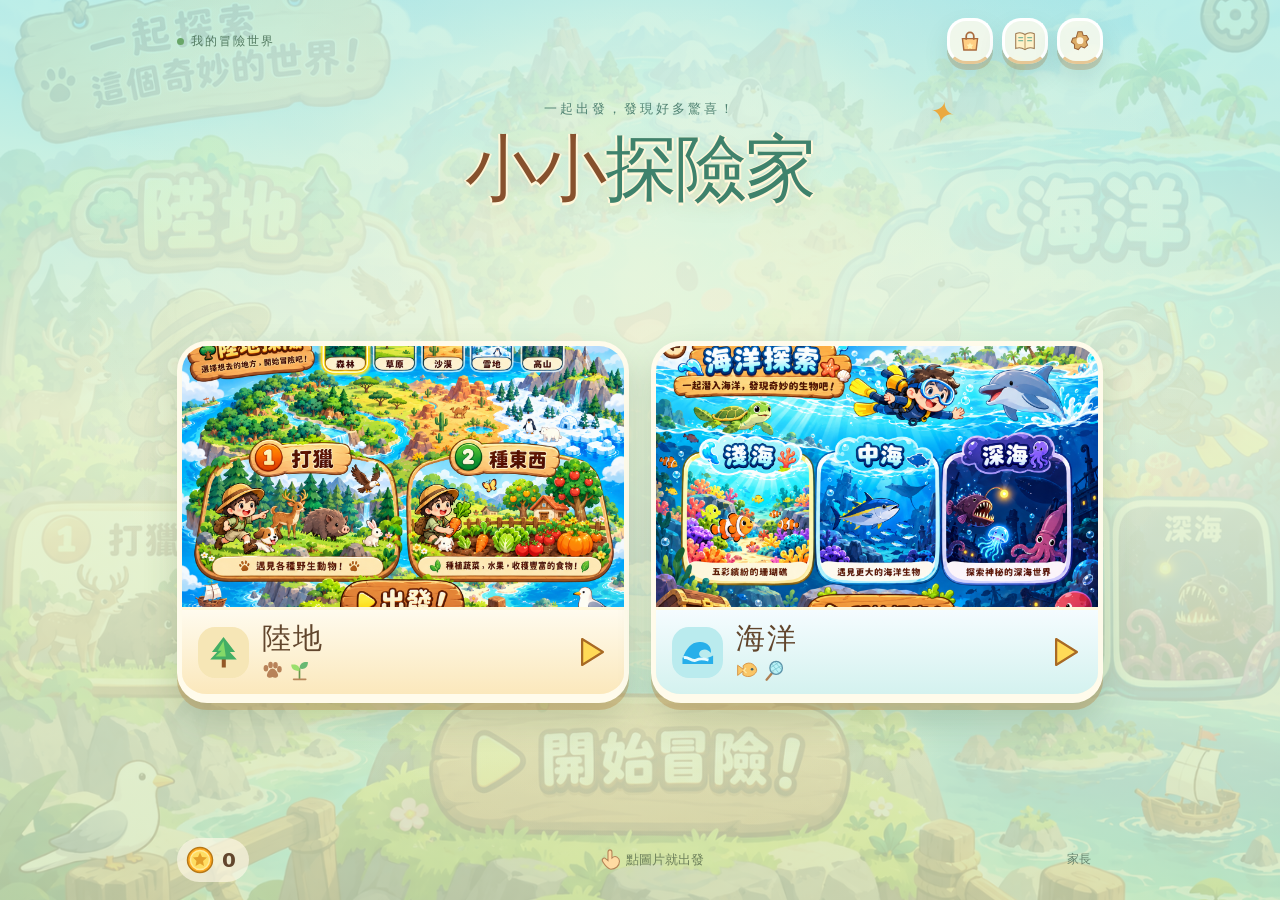
<file: index.html>
<!doctype html>
<html lang="zh-Hant">
<head>
  <meta charset="utf-8">
  <meta name="viewport" content="width=device-width, initial-scale=1">
  <meta http-equiv="refresh" content="0; url=src/">
  <title>可愛 3D 冒險</title>
</head>
<body><a href="src/">開始遊戲</a></body>
</html>
</file>
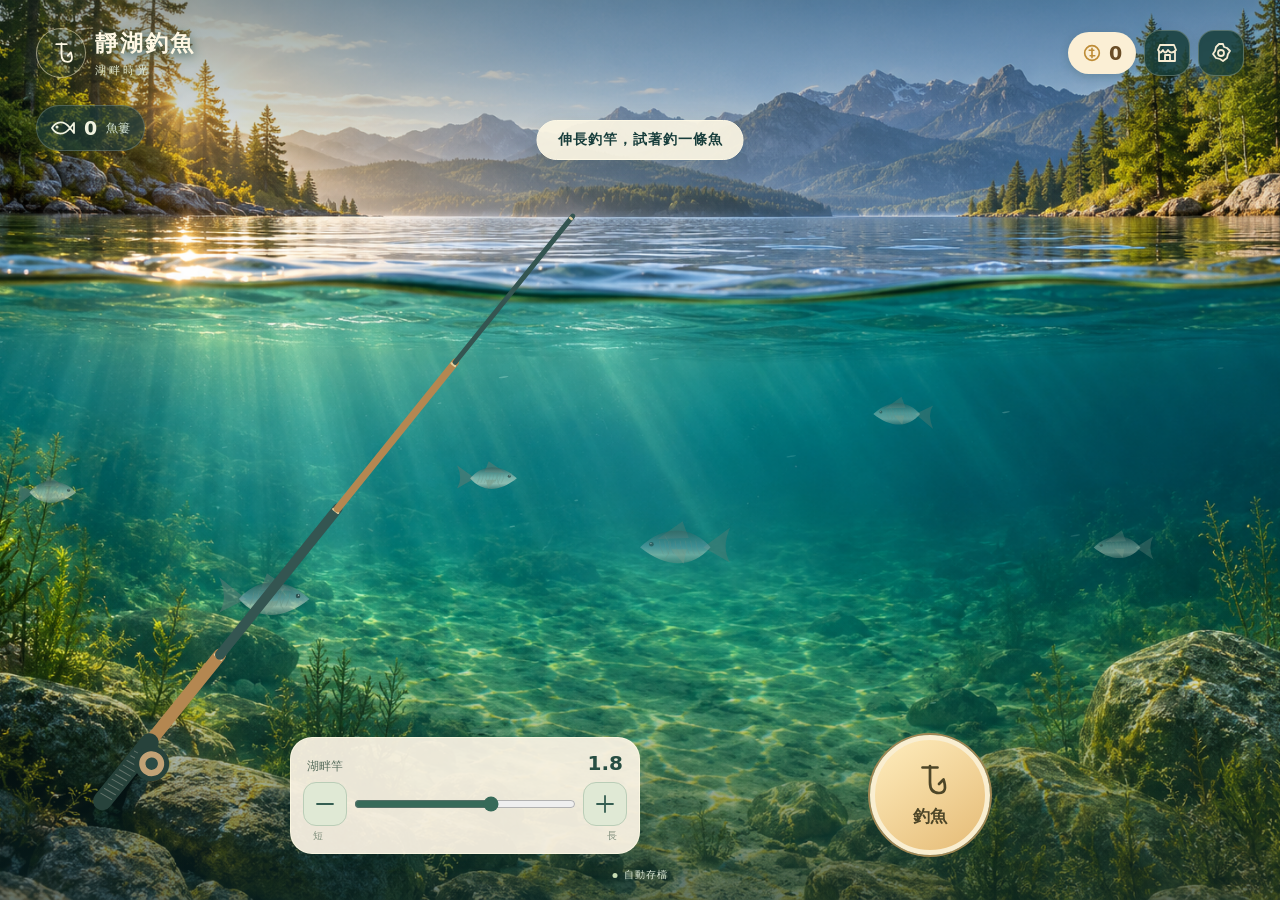
<file: fishing/index.html>
<!doctype html>
<html lang="zh-Hant">
<head>
  <meta charset="utf-8">
  <meta name="viewport" content="width=device-width,initial-scale=1,viewport-fit=cover">
  <meta name="theme-color" content="#173d40">
  <meta name="description" content="伸長釣竿，等待魚兒咬鉤。簡單觸控的湖畔釣魚遊戲。">
  <title>靜湖釣魚</title>
  <link rel="icon" href="./assets/icon.svg" type="image/svg+xml">
  <link rel="manifest" href="./manifest.webmanifest">
  <link rel="stylesheet" href="./style.css">
</head>
<body>
  <main id="game" aria-label="靜湖釣魚遊戲">
    <div class="landscape" aria-hidden="true"></div>
    <div class="shade" aria-hidden="true"></div>
    <canvas id="lake" aria-label="湖水裡有游動的魚，釣竿會隨長度調整伸縮"></canvas>
    <header class="topbar">
      <div class="brand"><span class="brand-mark" data-icon="hook"></span><div><strong>靜湖釣魚</strong><span class="edition">湖畔時光</span></div></div>
      <div class="top-actions">
        <span class="coin-pill" aria-label="金幣"><span data-icon="coin"></span><b id="coins">0</b></span>
        <button class="icon-button" id="shop-button" aria-label="釣竿商店" data-icon="shop"></button>
        <button class="icon-button" id="settings-button" aria-label="家長設定與存檔" data-icon="gear"></button>
      </div>
    </header>
    <button class="catch-count" id="journal-button" aria-label="打開魚簍紀錄"><span data-icon="fish"></span><b id="fish-count">0</b><span>魚簍</span></button>
    <div id="status" class="status" role="status" aria-live="polite">伸長釣竿，試著釣一條魚</div>
    <div id="catch-result" class="catch-result" hidden aria-live="polite"></div>
    <div class="controls">
      <section class="length-control" aria-label="伸縮釣竿">
        <div class="length-heading"><span id="rod-name">湖畔竿</span><output id="length-value" for="rod-length">1.8</output></div>
        <div class="length-buttons">
          <button id="shorten" aria-label="縮短釣竿" data-icon="minus"></button>
          <input id="rod-length" type="range" min="0.8" max="2.4" step="0.1" value="1.8" aria-label="釣竿長度">
          <button id="extend" aria-label="伸長釣竿" data-icon="plus"></button>
        </div>
        <div class="length-scale" aria-hidden="true"><span>短</span><span>長</span></div>
      </section>
      <button id="action" class="action-button" aria-label="拋竿釣魚"><span id="action-icon" data-icon="hook"></span><span id="action-label">釣魚</span></button>
    </div>
    <div class="save-line"><span class="save-dot"></span><span id="save-status">自動存檔</span></div>
    <div id="notice" class="notice" hidden role="status"></div>
  </main>

  <dialog id="shop-dialog" aria-labelledby="shop-title">
    <div class="sheet-top"><div><p class="eyebrow">湖畔小舖</p><h1 id="shop-title">挑一支新釣竿</h1></div><button class="close-button" aria-label="關閉商店" data-icon="close"></button></div>
    <div class="shop-balance"><span data-icon="coin"></span><b id="shop-coins">0</b><span>金幣</span></div>
    <div id="rod-cards" class="rod-cards"></div>
    <p id="shop-message" class="sheet-message" role="status"></p>
  </dialog>

  <dialog id="journal-dialog" aria-labelledby="journal-title">
    <div class="sheet-top"><div><p class="eyebrow">每一條都記得</p><h1 id="journal-title">我的魚簍</h1></div><button class="close-button" aria-label="關閉魚簍" data-icon="close"></button></div>
    <div id="fish-records" class="fish-records"></div>
    <div class="journal-total"><span>累計得到</span><strong><span data-icon="coin"></span><b id="earned">0</b></strong></div>
    <button id="manual-save" class="solid-button"><span data-icon="save"></span>存檔</button>
  </dialog>

  <dialog id="settings-dialog" aria-labelledby="settings-title">
    <div class="sheet-top"><div><p class="eyebrow">靜湖釣魚 · 0.1.0</p><h1 id="settings-title">設定與存檔</h1></div><button class="close-button" aria-label="關閉設定" data-icon="close"></button></div>
    <div class="settings-actions"><button id="sound-button" class="setting-button"></button><button id="fullscreen-button" class="setting-button"><span data-icon="expand"></span>全螢幕</button></div>
    <p class="parent-note">成績存在這台裝置。換手機前請備份；釣魚和陸地海洋的存檔各自保存。</p>
    <p id="storage-message" class="parent-note"></p>
    <div class="settings-actions"><button id="export-button" class="solid-button">備份存檔</button><label class="outline-button" for="import-file">讀取存檔</label><input id="import-file" type="file" accept="application/json,.json" hidden></div>
    <details id="backup-details"><summary>備份文字</summary><textarea id="backup-text" aria-label="釣魚備份文字" readonly></textarea><p class="parent-note">若下載沒有出現，可以複製這段文字保存為 .json 檔。</p></details>
    <div id="import-preview" class="import-preview" hidden><p id="import-description"></p><div class="settings-actions"><button id="import-confirm" class="solid-button">確認讀取</button><button id="import-cancel" class="outline-button">取消</button></div></div>
    <p id="settings-message" class="sheet-message" role="status"></p>
    <p id="offline-status" class="parent-note">離線準備中…</p>
  </dialog>
  <noscript>請開啟瀏覽器的 JavaScript 才能玩釣魚遊戲。</noscript>
  <script type="module" src="./app.js"></script>
</body>
</html>
</file>
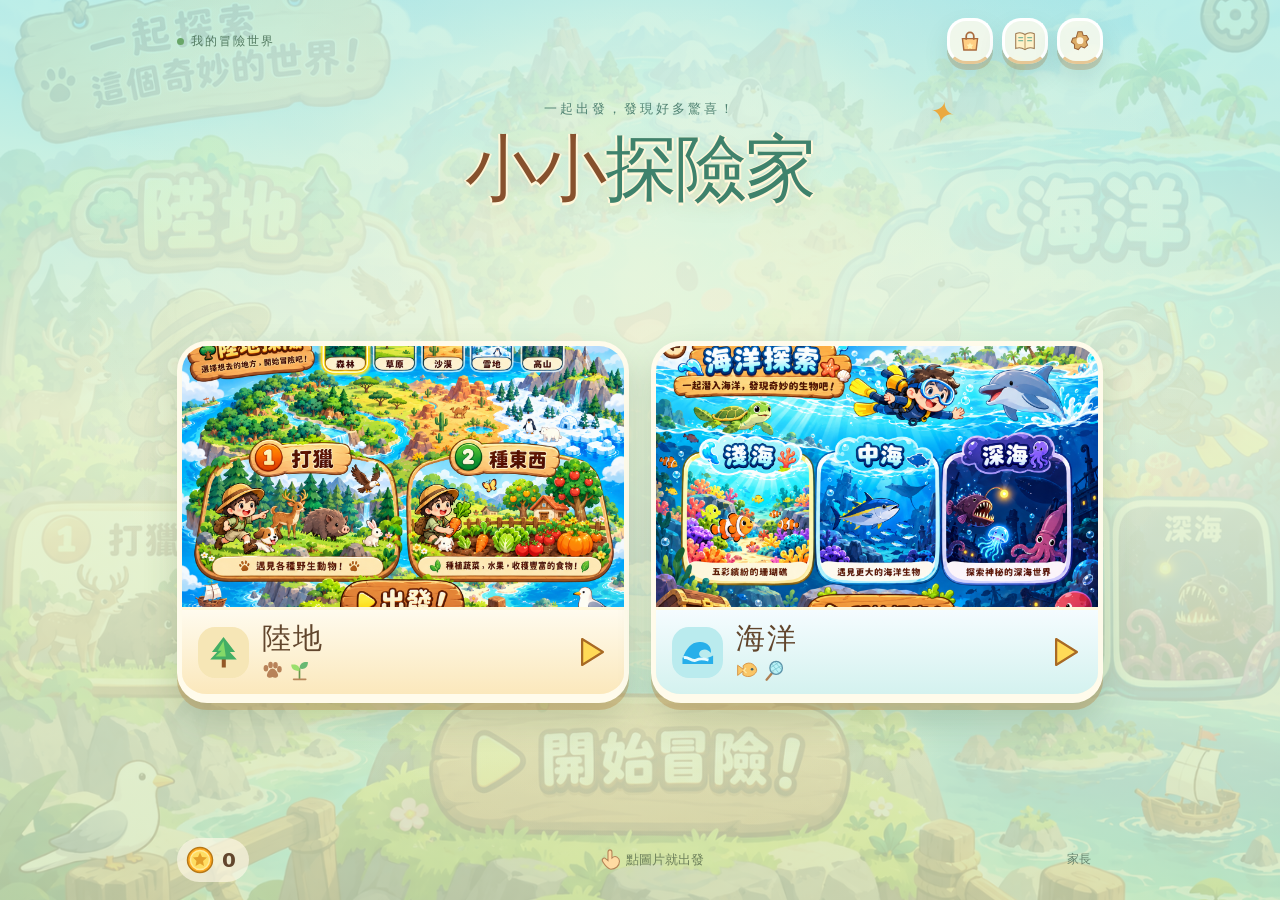
<file: src/index.html>
<!doctype html>
<html lang="zh-Hant">
<head>
  <meta charset="utf-8">
  <meta name="viewport" content="width=device-width, initial-scale=1, viewport-fit=cover">
  <meta name="theme-color" content="#51bcca">
  <meta name="apple-mobile-web-app-capable" content="yes">
  <meta name="apple-mobile-web-app-status-bar-style" content="black-translucent">
  <meta name="description" content="用小手探索陸地與海洋。種東西、認識動物、收集金幣！">
  <title>小小探險家</title>
  <link rel="icon" href="../assets/ui/app-icon.svg" type="image/svg+xml">
  <link rel="apple-touch-icon" href="../assets/ui/icon-192.png">
  <link rel="manifest" href="../manifest.webmanifest">
  <link rel="stylesheet" href="./game.css">
  <script type="importmap">
    {"imports":{"three":"../vendor/three.module.js","three/addons/":"../vendor/"}}
  </script>
</head>
<body>
  <main id="app" data-screen="home">
    <div class="world-backdrop" aria-hidden="true"><img class="land-backdrop" src="../assets/backgrounds/land-storybook-v1.png" alt=""><img class="sea-backdrop" src="../assets/backgrounds/sea-storybook-v1.png" alt=""></div>
    <div id="stage" aria-label="3D 冒險場景"></div>
    <section id="homeScreen" class="screen home-screen" aria-label="選擇冒險">
      <div class="home-scenery"></div>
      <div class="home-content">
        <div class="home-top"><span class="edition"><span class="dot"></span>我的冒險世界</span><div class="home-tools"><button class="round pale" id="homeShop" aria-label="打開商店"><span data-icon="shop"></span></button><button class="round pale" id="homeJournal" aria-label="冒險紀錄與存檔"><span data-icon="book"></span></button><button class="round pale" id="homeSettings" aria-label="設定"><span data-icon="gear"></span></button></div></div>
        <header class="title-block"><p class="eyebrow">一起出發，發現好多驚喜！</p><h1>小小<span>探險家</span></h1><span class="title-spark">✦</span></header>
        <div class="world-cards">
          <button class="world-card land-card" id="startLand" data-start="land" aria-label="開始陸地冒險">
            <img class="world-art" src="../assets/concept/concept-02-land.png" alt="" draggable="false">
            <span class="world-label"><span class="world-symbol" data-icon="tree"></span><span><strong>陸地</strong><span class="activity-icons"><span data-icon="paw"></span><span data-icon="seed"></span></span></span><span class="go" data-icon="play"></span></span>
          </button>
          <button class="world-card sea-card" id="startSea" data-start="sea" aria-label="開始海洋冒險">
            <img class="world-art" src="../assets/concept/concept-01-ocean.png" alt="" draggable="false">
            <span class="world-label"><span class="world-symbol" data-icon="wave"></span><span><strong>海洋</strong><span class="activity-icons"><span data-icon="fish"></span><span data-icon="net"></span></span></span><span class="go" data-icon="play"></span></span>
          </button>
        </div>
        <div class="home-footer"><span class="save-badge"><span data-icon="coin"></span><b id="homeCoins">0</b></span><span class="home-hint"><span data-icon="hand"></span>點圖片就出發</span><button class="parent-link" id="parentBtn">家長</button></div>
      </div>
    </section>

    <section id="gameScreen" class="screen game-screen" hidden aria-label="遊戲操作">
      <header class="hud">
        <button class="round" id="homeBtn" aria-label="回到地圖"><span data-icon="home"></span></button>
        <div class="coin-pill" aria-label="金幣"><span data-icon="coin"></span><b id="coins">0</b></div>
        <button class="round" id="shopBtn" aria-label="打開商店"><span data-icon="shop"></span></button>
        <button class="round" id="journalBtn" aria-label="冒險紀錄與存檔"><span data-icon="book"></span></button>
        <button class="round" id="settingsBtn" aria-label="設定"><span data-icon="gear"></span></button>
      </header>
      <div class="place-badge" id="placeBadge"><span data-icon="tree"></span><span id="placeLabel">陸地</span></div>
      <div class="reward-toast" id="rewardToast" aria-live="polite"></div>
      <div class="target-bubble" id="targetBubble" hidden></div>
      <div class="controls-row">
        <div class="move-control"><div class="joystick" id="joystick" role="group" aria-label="拖曳搖桿移動"><span class="stick-guide north"></span><span class="stick-guide east"></span><span class="stick-guide south"></span><span class="stick-guide west"></span><div class="stick" id="stick"></div></div><span class="control-caption">走一走</span></div>
        <div class="action-control"><button id="actionBtn" class="action-button" aria-label="靠近後互動" aria-disabled="true"><span id="actionIcon" data-icon="hand"></span></button><span class="control-caption" id="actionLabel">找朋友</span></div>
      </div>
      <button class="upgrade-chip" id="upgradeBtn" aria-label="花十枚金幣升級武器"><span data-icon="sword"></span><span id="weaponStars"></span><span class="upgrade-price"><span data-icon="coin"></span>10<span class="up-arrow">↑</span></span></button>
      <div class="tip" id="tip" hidden><span data-icon="hand"></span><span id="tipText">拖動左邊搖桿</span></div>
      <div class="saving-notice" id="saveNotice" hidden>這次無法儲存進度</div>
    </section>

    <div class="loading-screen" id="loadingScreen" hidden role="status"><div class="loading-island"><span data-icon="tree"></span><span data-icon="wave"></span></div><div class="loading-dots"><i></i><i></i><i></i></div><p id="loadMessage">冒險準備中</p><button id="retryBtn" class="primary-button" hidden>再試一次</button><button id="loadBackBtn" class="text-button">回地圖</button></div>

    <dialog id="journalDialog" class="journal-dialog">
      <div class="dialog-head"><h2><span data-icon="book"></span>我的冒險</h2><button class="round" data-close aria-label="關閉紀錄簿"><span data-icon="close"></span></button></div>
      <div id="journalRecords"></div>
      <div class="journal-save"><button id="saveBtn" class="primary-button"><span data-icon="save"></span>存檔</button><p id="journalNotice" role="status">每次冒險都會自動存檔</p></div>
    </dialog>
    <dialog id="shopDialog" class="shop-dialog">
      <div class="dialog-head"><h2><span data-icon="shop"></span>小小商店</h2><button class="round" data-close aria-label="關閉商店"><span data-icon="close"></span></button></div>
      <div class="shop-wallet"><span data-icon="coin"></span><b id="shopCoins">0</b></div>
      <div id="shopItems" class="shop-items"></div>
      <p id="shopNotice" role="status">試玩商品，之後一起決定。</p>
    </dialog>
    <dialog id="settingsDialog" class="settings-dialog">
      <div class="dialog-head"><h2>小背包</h2><button class="round" data-close aria-label="關閉"><span data-icon="close"></span></button></div>
      <div class="setting-actions"><button id="soundBtn" class="setting-tile" aria-label="切換聲音"><span id="soundIcon" data-icon="speaker"></span><span id="soundLabel">聲音開</span></button><button id="fullscreenBtn" class="setting-tile"><span data-icon="expand"></span><span>大畫面</span></button></div>
      <button class="primary-button" data-close><span data-icon="play"></span>繼續玩</button>
    </dialog>
    <dialog id="parentDialog" class="parent-dialog">
      <div class="dialog-head"><h2>家長小筆記</h2><button class="round" data-close aria-label="關閉"><span data-icon="close"></span></button></div>
      <p>左手搖桿移動，靠近目標後按右側圖示。陸地使用木劍或種植工具，海洋使用捕捉網。角色需要靠近才會互動。</p>
      <p>這是試玩版：陸地動物 +3、海洋生物 +2、收成 +1 金幣；每 10 枚升一級，目前暫試到 4 級。其餘數值與地形仍待孩子決定。</p>
      <p>進度保存在這個瀏覽器。NAS 同步遊戲檔案，不會自動同步各台裝置的遊戲進度。</p>
      <p>紀錄簿分別累計打獵、海洋捕捉，以及作物的種植／收成數量。舊版没有記錄種類，舊金幣保留，但明細從新版開始。</p>
      <p>商店的太陽圈、海洋圈與價格只是今晚試玩的提案，不是孩子已決定的正式商品；買過會記在這台的存檔中。</p>
      <p id="saveDetails"></p><p id="storageWarning" role="status"></p>
      <div class="backup-actions"><button id="exportBtn" class="primary-button">備份存檔</button><button id="importBtn" class="primary-button">讀取備份</button></div>
      <input id="importFile" type="file" accept=".json,application/json" hidden>
      <p id="backupNotice" role="status"></p>
      <details id="manualBackup" hidden><summary>沒有下載？複製備份文字</summary><p>可把下列文字複製到記事本，另存為 .json 檔，再用「讀取備份」。</p><textarea id="backupText" aria-label="備份存檔文字" readonly rows="7"></textarea></details>
      <div id="importConfirm" hidden><p id="importSummary"></p><p>會替換這台的進度，不會合併數量。原進度另留一份本機安全備份。</p><div class="reset-choices"><button id="cancelImport" class="primary-button">先不要</button><button id="confirmImport" class="text-button">確定讀取</button></div></div>
      <p id="installNote">發布成 HTTPS 網址後，可從手機瀏覽器「加入主畫面」開啟。離線遊玩需先成功載入一次。</p>
      <p id="cacheStatus"></p>
      <button id="resetBtn" class="text-button danger">清除這台裝置的進度</button>
      <div id="resetConfirm" hidden><p>金幣、武器和種植進度都會重新開始。</p><div class="reset-choices"><button id="cancelReset" class="primary-button">保留進度</button><button id="confirmReset" class="text-button danger">確定清除</button></div></div>
    </dialog>
    <noscript>請開啟瀏覽器 JavaScript 才能遊玩。</noscript>
  </main>
  <script>
    function loadFailure() { const box=document.getElementById('loadingScreen');box.hidden=false;document.getElementById('loadMessage').textContent='載入中斷，請重新開啟';const retry=document.getElementById('retryBtn');retry.hidden=false;retry.onclick=()=>location.reload(); }
    window.addEventListener('error',e=>{ if (e.target?.tagName==='SCRIPT') loadFailure(); },true);
  </script>
  <script type="module" src="./game.js"></script>
</body>
</html>
</file>
<file: fishing/style.css>
@charset "UTF-8";
:root{color-scheme:light;--ink:#173d3b;--cream:#f7f2df;--gold:#eed09a;--mint:#cbe3d1;--muted:#6a7b70;font-family:"Microsoft JhengHei","PingFang TC",system-ui,sans-serif}
*{box-sizing:border-box;-webkit-tap-highlight-color:transparent}body{margin:0;background:#173d40;color:var(--ink);overscroll-behavior:none}button,input,label,summary{touch-action:manipulation}button{font:inherit;cursor:pointer;border:0}button:disabled{cursor:default}button:focus-visible,summary:focus-visible,label:focus-visible{outline:3px solid #f5b84f;outline-offset:4px}svg{display:block;width:24px;height:24px;flex-shrink:0}button svg{pointer-events:none}button:active:not(:disabled){transform:translateY(2px)}[hidden]{display:none!important}
#game{position:relative;height:100svh;min-height:450px;overflow:hidden;isolation:isolate;background:#2f7d80}.landscape,.shade,#lake{position:absolute;inset:0;width:100%;height:100%}.landscape{z-index:-3;background-image:url('./assets/lake.png');background-position:center;background-size:cover}.shade{z-index:-2;background:linear-gradient(180deg,rgba(14,42,42,.4),transparent 24%,transparent 65%,rgba(11,42,43,.64))}#lake{z-index:-1;pointer-events:none}
.topbar{display:flex;justify-content:space-between;align-items:center;gap:8px;padding:calc(18px + env(safe-area-inset-top)) max(20px,env(safe-area-inset-right)) 0 max(20px,env(safe-area-inset-left));color:#fff8e4}.brand{display:flex;align-items:center;gap:9px;text-shadow:0 2px 12px #234d44}.brand-mark{display:grid;place-items:center;width:40px;height:40px;border:1px solid #f2e6c48a;border-radius:50%;background:#234b3e33}.brand-mark svg{width:25px;height:25px}.brand strong{font-size:17px;font-weight:700;letter-spacing:2px;white-space:nowrap}.edition{display:block;font-size:10px;letter-spacing:3px;margin-top:4px;color:#e2e9d0}.top-actions{display:flex;gap:8px;align-items:center}.icon-button{background:#173e3ad9;color:#f6ecd3;border:1px solid #f0ebd442;width:46px;height:46px;border-radius:16px;display:grid;place-items:center;box-shadow:0 4px 14px #102f2e26}.coin-pill{display:flex;align-items:center;gap:6px;background:#fbefd5;color:#6a4d26;border-radius:24px;min-width:68px;height:42px;padding:0 13px;font-size:19px;box-shadow:0 3px 10px #16392b30}.coin-pill svg{color:#be8c36;width:22px;height:22px}.catch-count{position:absolute;top:calc(86px + env(safe-area-inset-top));left:max(20px,env(safe-area-inset-left));display:flex;align-items:center;gap:9px;color:#f1f2df;background:#173b3e9e;border:1px solid #ecf1e536;border-radius:50px;padding:10px 14px;min-height:46px}.catch-count b{font-size:19px}.catch-count>span:last-child{font-size:12px;color:#d5e4d6}.status{position:absolute;top:calc(148px + env(safe-area-inset-top));left:50%;transform:translateX(-50%);white-space:nowrap;font-size:14px;font-weight:600;letter-spacing:1px;background:#fbf6e4ed;padding:10px 20px;border:1px solid #fdf8e5;border-radius:40px;box-shadow:0 6px 24px #0e383523;transition:opacity .3s}.status.bite{background:#f7d691;color:#4d3d20;animation:float 1.7s ease-in-out infinite}
.controls{position:absolute;left:max(20px,env(safe-area-inset-left));right:max(20px,env(safe-area-inset-right));bottom:calc(43px + env(safe-area-inset-bottom));display:flex;align-items:center;justify-content:space-between;gap:20px;max-width:700px;margin:auto}.length-control{background:#fbf4e5ee;border:1px solid #fffbe5b8;border-radius:22px;box-shadow:0 7px 24px #0a302d33;padding:13px 12px 10px;max-width:280px;flex:1;min-width:0}.length-heading{display:flex;justify-content:space-between;align-items:baseline;margin:0 4px 7px;font-size:12px;color:#586e5e}.length-heading output{font-size:20px;font-weight:700;font-variant-numeric:tabular-nums;color:#274e43}.length-buttons{display:flex;gap:5px;align-items:center}.length-buttons button{display:grid;place-items:center;min-width:44px;width:44px;height:44px;border-radius:13px;color:#355e52;background:#e0e9d5;border:1px solid #bacdb7}.length-buttons button:disabled{opacity:.42}.length-buttons input{min-width:0;width:100%;height:32px;accent-color:#376a59;cursor:pointer;touch-action:none}.length-scale{display:flex;justify-content:space-between;font-size:10px;color:#82907e;margin:3px 10px 0}.action-button{display:flex;flex-direction:column;justify-content:center;align-items:center;gap:6px;border-radius:50%;width:108px;height:108px;flex-shrink:0;background:linear-gradient(145deg,#ffedbd,#e5bb76);border:5px solid #f9eed0;color:#4d4628;box-shadow:0 0 0 2px #9f8653,0 8px 24px #0b332e66;font-weight:700;font-size:17px;transition:background .2s,transform .15s}.action-button svg{width:36px;height:36px}.action-button.waiting{background:linear-gradient(145deg,#e2eee1,#a4c6b3);color:#345951;border-color:#dcebd6}.action-button.bite{animation:pulse 1.4s ease-in-out infinite}.action-button:disabled{filter:saturate(.65)}.save-line{position:absolute;bottom:calc(15px + env(safe-area-inset-bottom));left:50%;transform:translateX(-50%);display:flex;align-items:center;gap:6px;font-size:10px;letter-spacing:1px;color:#dce8d6;white-space:nowrap}.save-dot{width:5px;height:5px;border-radius:50%;background:#c7ddb2}.save-line.error{color:#ffe0a8}.save-line.error .save-dot{background:#f2bd65}.catch-result{position:absolute;top:40%;left:50%;transform:translate(-50%,-50%);border:1px solid #fff8dc;background:#fbf5e7f2;padding:16px 27px;border-radius:24px;text-align:center;box-shadow:0 12px 50px #173d3b33;animation:appear .28s ease-out;min-width:175px;pointer-events:none}.catch-result>svg{width:130px;height:60px;margin:auto}.catch-result strong{display:block;margin-top:5px;font-size:15px}.catch-result p{display:flex;justify-content:center;gap:5px;align-items:center;font-size:26px;font-weight:700;color:#95702e;margin:8px 0 0}.notice{position:absolute;bottom:calc(190px + env(safe-area-inset-bottom));left:50%;transform:translateX(-50%);max-width:90%;background:#163d3aef;color:#fff4d9;padding:12px 18px;font-size:14px;border-radius:15px;text-align:center;pointer-events:none}
dialog{width:min(440px,calc(100vw - 28px));max-height:calc(100svh - 32px);border:1px solid #e3dfcb;border-radius:28px;background:var(--cream);color:var(--ink);padding:24px;box-shadow:0 25px 100px #112d3980;overflow:auto;overscroll-behavior:contain}dialog::backdrop{background:#123936a3;backdrop-filter:blur(5px)}.sheet-top{display:flex;align-items:center;justify-content:space-between;gap:8px}.eyebrow{margin:0 0 6px;font-size:11px;letter-spacing:3px;color:#788371}h1{font-size:22px;letter-spacing:1px;margin:0}.close-button{border-radius:50%;background:#e3e7d5;color:#40634f;display:grid;place-items:center;width:44px;height:44px;flex-shrink:0}.shop-balance{display:flex;align-items:center;gap:8px;margin:20px 0 18px;color:#8b692e}.shop-balance b{font-size:26px}.shop-balance>span:last-child{font-size:13px}.rod-cards{display:flex;flex-direction:column;gap:12px}.rod-card{border:1px solid #ced7bc;border-radius:18px;padding:12px 15px;background:#fffaf0}.rod-card.equipped{border:2px solid #557963;padding:11px 14px;background:#e6eddb}.rod-card>svg{width:100%;height:67px}.rod-meta{display:flex;justify-content:space-between;align-items:center;gap:8px}.rod-meta h2{font-size:15px;margin:0 0 5px}.rod-meta small{font-size:11px;color:#748071}.rod-buy{display:flex;gap:6px;align-items:center;justify-content:center;min-width:100px;min-height:46px;border-radius:13px;background:#294f43;color:#f8f0db;font-size:14px;padding:9px 13px}.rod-buy svg{width:19px;height:19px}.rod-buy:disabled{background:#dce3d0;color:#79876d}.sheet-message{font-size:13px;color:#72582a;line-height:1.6;margin:13px 0 0;min-height:1.5em}.fish-records{margin:20px 0;display:flex;flex-direction:column;gap:8px}.fish-record{display:flex;align-items:center;gap:14px;padding:10px 14px;background:#e7ecdb;border-radius:18px}.fish-record>svg{width:90px;height:50px}.fish-record span{font-size:15px}.fish-record b{font-size:25px;margin-left:auto}.journal-total{display:flex;justify-content:space-between;align-items:center;font-size:14px;margin:18px 0 24px}.journal-total strong{display:flex;gap:5px;align-items:center;color:#a3813e;font-size:24px}.solid-button,.outline-button,.setting-button{display:flex;align-items:center;justify-content:center;gap:9px;min-height:48px;border-radius:14px;font-size:14px;padding:12px 16px;text-align:center;text-decoration:none;cursor:pointer}.solid-button{background:#2e5848;color:#fff6df;width:100%}.outline-button{background:#f9f4e5;color:#40634e;border:1px solid #b6c6ad}.settings-actions{display:flex;gap:10px;margin:18px 0}.settings-actions>*{flex:1;min-width:0}.setting-button{background:#e5ead6;color:#42654f}.parent-note{font-size:12px;line-height:1.8;color:#697b66}.parent-note:empty{display:none}.import-preview{padding:14px;background:#e4e9d5;border-radius:15px;font-size:14px;line-height:1.5}.import-preview p{margin:0}.import-preview .settings-actions{margin-bottom:0}details{font-size:13px;margin-top:16px;color:#5c745e}summary{cursor:pointer;padding:10px 0}textarea{width:100%;height:100px;background:#fffaf0;color:#34574d;border:1px solid #b6c6ad;border-radius:10px;padding:8px;font:11px monospace;resize:vertical}
@keyframes float{50%{margin-top:-5px}}@keyframes pulse{50%{box-shadow:0 0 0 8px #efd7994d,0 8px 30px #153d3a66}}@keyframes appear{from{opacity:0;scale:.88}to{opacity:1;scale:1}}
@media(min-width:800px){.topbar{padding:28px 36px 0}.brand strong{font-size:23px}.brand-mark{width:50px;height:50px}.edition{font-size:11px}.catch-count{left:36px;top:105px}.status{top:120px}.controls{bottom:45px}.length-control{max-width:350px}.action-button{width:120px;height:120px}.save-line{bottom:18px}.landscape{background-position:center 45%}}
@media(max-width:380px){.topbar{padding-left:12px;padding-right:12px;gap:4px}.brand{gap:6px}.brand-mark{display:none}.brand strong{font-size:15px;letter-spacing:1px}.top-actions{gap:5px}.icon-button{width:44px;height:44px}.coin-pill{padding:0 9px;min-width:57px}.controls{left:12px;right:12px;gap:14px}.length-control{padding:11px 8px 9px}.action-button{width:94px;height:94px}.length-buttons{gap:2px}.length-buttons button{width:40px;min-width:40px;height:44px}.catch-count{left:12px}.status{font-size:12px;padding:10px 16px}dialog{padding:20px}}
@media(max-height:520px) and (orientation:landscape){#game{min-height:320px}.topbar{padding-top:max(10px,env(safe-area-inset-top))}.edition{display:none}.brand-mark{width:36px;height:36px}.brand strong{font-size:17px}.catch-count{top:67px}.status{top:73px}.controls{left:max(24px,env(safe-area-inset-left));right:max(24px,env(safe-area-inset-right));bottom:27px;max-width:none}.length-control{flex:0 1 245px;padding:8px 10px}.length-heading{margin-bottom:1px}.length-scale{display:none}.action-button{width:90px;height:90px;font-size:15px}.action-button svg{width:28px;height:28px}.save-line{bottom:8px}.catch-result{top:43%;padding:8px 18px;min-width:135px}.catch-result>svg{height:38px;width:95px}.catch-result p{font-size:20px;margin-top:4px}.notice{bottom:137px}}
@media(prefers-reduced-motion:reduce){*,*:before,*:after{animation:none!important;transition:none!important}}
</file>
<file: src/game.css>
@charset "UTF-8";
:root{font-family:"Microsoft JhengHei","PingFang TC",system-ui,sans-serif;color:#62462d;font-synthesis:none;--cream:#fff9e7;--wood:#85582f;--safe-bottom:env(safe-area-inset-bottom,0px);--shadow:0 6px 0 #9e713744,0 12px 24px #244f5b22}
*{box-sizing:border-box;-webkit-tap-highlight-color:transparent}
html,body{margin:0;width:100%;height:100%;overscroll-behavior:none;background:#b9e8eb}
body{overflow:hidden;user-select:none;-webkit-user-select:none}
button{font:inherit;cursor:pointer;touch-action:manipulation;color:inherit}
button:focus-visible{outline:4px solid #3b7688;outline-offset:4px}
button:active{transform:translateY(3px)}
button:disabled{cursor:wait}
[hidden]{display:none!important}
.icon{display:block;width:100%;height:100%;overflow:visible}
[data-icon]{display:inline-block;flex-shrink:0;width:32px;height:32px}
#app{position:relative;width:100%;height:100%;height:100dvh;overflow:hidden}
#stage,.screen{position:absolute;inset:0}
.world-backdrop{position:absolute;inset:0;background:linear-gradient(#b6dff2,#d3e6ac);pointer-events:none}
.world-backdrop img{position:absolute;width:100%;height:100%;object-fit:cover;object-position:center;display:none}
#app[data-world="land"] .land-backdrop,#app[data-world="sea"] .sea-backdrop{display:block}
.home-tools{display:flex;gap:9px}
.home-tools .round{width:46px;height:46px}
#stage canvas{display:block;width:100%;height:100%;touch-action:none}
.home-screen{background:#d7f2e7;overflow-y:auto}
.home-scenery{position:absolute;inset:0;background:linear-gradient(180deg,#b6eee5dd 0%,#e6f4d5ed 47%,#d5e7bccc 100%),url('../assets/concept/concept-03-world.png') center/cover;pointer-events:none}
.home-scenery:after{content:"";position:absolute;inset:0;background:radial-gradient(ellipse at 50% 30%,#fff8dc80,transparent 65%)}
.home-content{position:relative;min-height:100%;max-width:970px;margin:auto;display:flex;flex-direction:column;padding:max(18px,env(safe-area-inset-top)) max(22px,env(safe-area-inset-right)) max(18px,var(--safe-bottom)) max(22px,env(safe-area-inset-left))}
.home-top{display:flex;justify-content:space-between;align-items:center;gap:15px}
.edition{display:flex;align-items:center;gap:7px;font-size:12px;font-weight:800;letter-spacing:2px;color:#537b61}
.dot{width:7px;height:7px;background:#68a668;border-radius:50%}
.round{display:grid;place-items:center;width:52px;height:52px;border-radius:19px;background:var(--cream);border:3px solid #fff;border-bottom-color:#e7c795;box-shadow:var(--shadow);padding:9px;flex-shrink:0}
.round [data-icon]{width:100%;height:100%}
.round.pale{background:#fffbedc9}
.title-block{text-align:center;position:relative;margin:clamp(8px,4vh,40px) 0 24px}
.eyebrow{margin:0 0 10px;font-size:13px;font-weight:800;letter-spacing:3px;color:#508372}
h1{margin:0;font-size:clamp(39px,7vw,72px);line-height:1.12;letter-spacing:-2px;color:#87512d;font-weight:1000;text-shadow:0 3px 0 #fff7da,2px 0 0 #fff7da,-2px 0 0 #fff7da,0 8px 18px #815b2220}
h1 span{color:#3f826c}
.title-spark{position:absolute;top:-5px;right:16%;color:#eaa940;font-size:30px;transform:rotate(12deg)}
.world-cards{display:grid;grid-template-columns:1fr 1fr;gap:22px;margin:auto 0;min-height:0}
.world-card{padding:0;border:5px solid #fffbeb;border-bottom-width:9px;border-radius:30px;overflow:hidden;position:relative;background:#fff7e0;box-shadow:0 7px 0 #b68b4666,0 16px 34px #32533133;isolation:isolate;transition:transform .16s}
.world-card:hover{transform:translateY(-3px)}
.world-art{width:100%;height:clamp(160px,29vh,290px);display:block;object-fit:cover;object-position:50% 29%;pointer-events:none}
.land-card .world-art{object-position:50% 44%}
.world-label{display:flex;align-items:center;gap:13px;padding:13px 16px;background:linear-gradient(#fffbee,#fbe8bc);border-top:3px solid #fff8dc;text-align:left}
.sea-card .world-label{background:linear-gradient(#f5fcff,#d4f2ef)}
.world-symbol{display:block;width:51px!important;height:51px!important;background:#f6e6b6;border-radius:17px;padding:7px}
.sea-card .world-symbol{background:#baebee}
.world-label strong{display:block;font-size:29px;line-height:1.1;font-weight:1000;letter-spacing:2px}
.activity-icons{display:flex;gap:6px;margin-top:5px;opacity:.85}
.activity-icons [data-icon]{width:21px;height:21px}
.go{margin-left:auto;width:36px;height:36px}
.home-footer{display:flex;align-items:center;justify-content:space-between;gap:12px;padding-top:26px}
.save-badge{display:flex;align-items:center;gap:6px;background:#fff9e9a6;padding:6px 13px 6px 7px;border-radius:30px;font-size:20px}
.home-hint{display:flex;align-items:center;gap:4px;color:#6d805b;font-size:13px;font-weight:700}
.home-hint [data-icon]{width:23px;height:23px}
.parent-link,.text-button{border:0;background:transparent;padding:12px;font-size:14px;color:#65816b}
.parent-link{font-size:12px}
.game-screen{pointer-events:none}
.game-screen button,.joystick{pointer-events:auto}
.hud{position:absolute;top:max(14px,env(safe-area-inset-top));left:max(16px,env(safe-area-inset-left));right:max(16px,env(safe-area-inset-right));display:flex;align-items:center;gap:9px}
.hud>.round:last-child{margin-left:auto}
.coin-pill{display:flex;align-items:center;gap:6px;height:48px;min-width:86px;background:var(--cream);border:3px solid #fff8db;border-radius:24px;padding:4px 16px 4px 5px;box-shadow:var(--shadow);font-size:25px;font-weight:900;font-variant-numeric:tabular-nums}
.coin-pill [data-icon]{width:35px;height:35px}
.place-badge{position:absolute;top:max(80px,calc(env(safe-area-inset-top) + 66px));left:23px;display:flex;align-items:center;gap:7px;font-size:13px;font-weight:900;background:#ffffffa6;border:2px solid #ffffffaf;border-radius:16px;padding:4px 10px 4px 5px;backdrop-filter:blur(8px)}
.place-badge [data-icon]{width:24px;height:24px}
.controls-row{position:absolute;bottom:max(19px,calc(var(--safe-bottom) + 10px));left:max(22px,env(safe-area-inset-left));right:max(22px,env(safe-area-inset-right));display:flex;justify-content:space-between;align-items:flex-end}
.move-control,.action-control{display:flex;align-items:center;flex-direction:column;gap:10px}
.control-caption{font-size:12px;font-weight:900;letter-spacing:1px;color:#416f65;background:#fffbeabf;padding:4px 12px;border-radius:20px;backdrop-filter:blur(5px)}
.joystick{width:128px;height:128px;position:relative;border-radius:50%;touch-action:none;background:radial-gradient(circle,#e6f1d788 0 30%,#f9ffe67a 32% 65%,#ffffffb3 67%);border:3px solid #fffffff2;box-shadow:0 7px 0 #416b5a22,0 10px 28px #213b3525}
.stick{position:absolute;top:50%;left:50%;width:61px;height:61px;border-radius:50%;transform:translate(-50%,-50%);background:radial-gradient(circle at 36% 27%,#d8efa3,#9ecc7c 65%,#78b972);border:4px solid #f4ffdd;box-shadow:0 5px 0 #548d6170,0 8px 15px #416b5a40;pointer-events:none}
.stick-guide{position:absolute;width:7px;height:7px;border-right:2px solid #5d917477;border-top:2px solid #5d917477}
.north{top:12px;left:calc(50% - 3px);transform:rotate(-45deg)}.east{right:12px;top:calc(50% - 3px);transform:rotate(45deg)}.south{bottom:12px;left:calc(50% - 3px);transform:rotate(135deg)}.west{left:12px;top:calc(50% - 3px);transform:rotate(-135deg)}
.action-button{width:108px;height:108px;padding:19px;border-radius:50%;border:5px solid #fff7d1;background:radial-gradient(circle at 38% 20%,#ffd96c,#efa945);box-shadow:0 7px 0 #bc7439,0 11px 22px #77542944;transition:filter .2s,transform .12s}
.action-button [data-icon],#actionIcon{width:100%;height:100%;display:block}
.action-button[aria-disabled="true"]{filter:saturate(.35);opacity:.74}
.action-button.ready{animation:ready-pulse 1.8s ease-in-out infinite}
.upgrade-chip{position:absolute;top:max(81px,calc(env(safe-area-inset-top) + 67px));right:max(19px,env(safe-area-inset-right));display:grid;grid-template-columns:34px auto;align-items:center;gap:0 5px;min-width:94px;padding:6px 10px;border:3px solid #fff7d5;border-radius:19px;background:#fff5d9;box-shadow:var(--shadow)}
.upgrade-chip>[data-icon]{grid-row:1/3;width:31px;height:31px}
#weaponStars{display:flex;min-height:14px;gap:1px}
#weaponStars .icon{width:14px;height:14px}
.upgrade-price{font-size:12px;font-weight:900;display:flex;gap:2px;align-items:center}
.upgrade-price [data-icon]{width:17px;height:17px}
.up-arrow{font-size:20px;margin-left:3px;color:#589658;line-height:1}
.upgrade-chip.available{border-color:#ffd363;box-shadow:0 0 0 3px #ffdd6b66,var(--shadow)}
.upgrade-chip.max .upgrade-price{display:none}
.reward-toast{position:absolute;top:25%;left:50%;transform:translateX(-50%);display:flex;align-items:center;gap:8px;font-size:33px;font-weight:1000;border:4px solid #fffae5;border-radius:26px;background:#fff7debF;backdrop-filter:blur(8px);padding:8px 16px;opacity:0;box-shadow:var(--shadow);white-space:nowrap}
.reward-toast .icon{width:42px;height:42px}
.reward-toast.show{animation:reward 1.25s ease both}
.target-bubble{position:absolute;transform:translate(-50%,-100%);display:flex;align-items:center;gap:4px;border:3px solid #fffbdf;border-radius:20px;background:#fff8dd;box-shadow:0 5px 13px #46714b30;padding:4px 9px}
.target-bubble:after{content:"";position:absolute;left:45%;bottom:-9px;border-left:7px solid transparent;border-right:7px solid transparent;border-top:8px solid #fff8dd}
.target-bubble .icon{width:27px;height:27px}
.tip{position:absolute;left:50%;bottom:max(205px,calc(var(--safe-bottom) + 190px));transform:translateX(-50%);display:flex;align-items:center;gap:9px;padding:10px 17px;background:#fffbe9eE;border:3px solid #fff;border-radius:22px;box-shadow:var(--shadow);white-space:nowrap;font-size:14px;font-weight:800;animation:float 2s ease-in-out infinite}
.saving-notice{position:absolute;left:50%;top:145px;transform:translateX(-50%);background:#fff7da;padding:6px 12px;font-size:12px;border-radius:12px;white-space:nowrap}
.loading-screen{position:absolute;inset:0;z-index:20;display:flex;align-items:center;justify-content:center;flex-direction:column;background:linear-gradient(150deg,#caf0e3,#fff8de);color:#5e8871;font-weight:800}
.loading-island{display:flex;align-items:center;gap:8px;animation:float 2s infinite}.loading-island [data-icon]{width:70px;height:70px}
.loading-dots{display:flex;gap:7px;margin-top:30px}.loading-dots i{width:8px;height:8px;border-radius:50%;background:#70b69a;animation:dot 1s ease-in-out infinite}.loading-dots i:nth-child(2){animation-delay:.2s}.loading-dots i:nth-child(3){animation-delay:.4s}
dialog{border:4px solid #fff5d5;border-radius:30px;padding:22px;width:min(390px,calc(100% - 28px));max-height:calc(100dvh - 36px);overflow:auto;box-shadow:0 14px 70px #19434755;background:#fff9e7;color:#654b33}
dialog::backdrop{background:#173d4e65;backdrop-filter:blur(5px)}
.dialog-head{display:flex;justify-content:space-between;align-items:center;gap:15px;margin-bottom:22px}.dialog-head h2{font-size:23px;margin:0}.dialog-head .round{width:39px;height:39px;border-radius:14px}
.setting-actions{display:flex;gap:15px;margin-bottom:25px}.setting-tile{flex:1;display:flex;align-items:center;flex-direction:column;gap:9px;border:3px solid #e7d4ad;border-radius:21px;background:#fffdf5;padding:20px 9px 13px;font-size:14px;font-weight:900}.setting-tile>[data-icon]{width:46px;height:46px}
.primary-button{display:flex;align-items:center;justify-content:center;gap:8px;border:3px solid #f9dc92;border-bottom:5px solid #c38b48;border-radius:20px;background:linear-gradient(#ffe092,#ffc158);padding:10px 23px;font-size:18px;font-weight:900;min-height:51px;width:100%}
.parent-dialog{width:min(480px,calc(100% - 28px));user-select:text;-webkit-user-select:text}
.parent-dialog p{font-size:14px;line-height:1.8}.danger{color:#a4564c}.reset-choices{display:flex;align-items:center}.reset-choices button{flex:1;font-size:14px}
@keyframes ready-pulse{50%{box-shadow:0 7px 0 #bc7439,0 0 0 8px #fff4bb55}}
@keyframes reward{0%{opacity:0;transform:translate(-50%,15px) scale(.75)}18%,65%{opacity:1;transform:translate(-50%,0) scale(1)}100%{opacity:0;transform:translate(-50%,-25px) scale(.95)}}
@keyframes float{50%{translate:0 -5px}}@keyframes dot{50%{opacity:.25;transform:scale(.7)}}
@media(max-width:600px){
  .home-content{padding:14px 21px max(17px,var(--safe-bottom))}.home-top .round{width:38px;height:38px;border-radius:14px}.home-tools{gap:5px}.title-block{margin:20px 0 25px}.eyebrow{font-size:11px;letter-spacing:2px}h1{font-size:45px}.title-spark{right:3%;font-size:24px}
  .world-cards{grid-template-columns:1fr;gap:20px;margin:auto 0}.world-card{display:grid;grid-template-columns:53% 47%;border-radius:27px;border-width:4px;border-bottom-width:7px;min-height:150px}.world-art{height:100%;max-height:190px;aspect-ratio:1.15;object-position:40% 48%}.land-card .world-art{object-position:24% 58%}
  .world-label{padding:14px 11px;position:relative;flex-wrap:wrap;gap:6px;border-top:0;border-left:3px solid #fff8dc}.world-symbol{width:38px!important;height:38px!important;border-radius:12px}.world-label strong{font-size:29px}.activity-icons{gap:7px;margin-top:10px}.activity-icons [data-icon]{width:25px;height:25px}.go{position:absolute;bottom:9px;right:7px;width:27px;height:27px}
  .home-footer{padding-top:24px;gap:5px}.home-hint{font-size:11px}.save-badge{font-size:18px}.save-badge [data-icon]{width:26px;height:26px}.edition{font-size:10px;letter-spacing:1.5px}
  .controls-row{left:18px;right:18px}.joystick{width:122px;height:122px}.action-button{width:101px;height:101px}.hud .round{width:47px;height:47px;border-radius:17px}
}
@media(max-height:640px) and (orientation:portrait){.title-block{margin:9px 0 15px}h1{font-size:37px}.world-card{min-height:120px}.world-art{max-height:143px}.world-cards{gap:13px}.home-footer{padding-top:15px}.joystick{width:105px;height:105px}.stick{width:54px;height:54px}.action-button{width:92px;height:92px}.tip{bottom:170px}}
@media(orientation:landscape) and (max-height:550px){.home-content{max-width:920px;padding-top:9px;padding-bottom:9px}.home-top{position:absolute;left:24px;right:24px;top:12px}.title-block{margin:10px 0 12px}.eyebrow{font-size:10px;margin-bottom:3px}h1{font-size:37px}.title-spark{display:none}.world-cards{gap:23px;margin:auto 8%;grid-template-columns:1fr 1fr}.world-card{display:block;border-radius:23px;min-height:0}.world-art{height:100px;aspect-ratio:auto}.world-label{padding:6px 12px;border-left:0;border-top:2px solid #fff8dc;flex-wrap:nowrap}.world-label strong{font-size:23px}.activity-icons{display:none}.world-symbol{width:37px!important;height:37px!important}.go{position:static;width:28px;height:28px}.home-footer{padding-top:12px;margin:0 8%}.home-top .round{width:41px;height:41px}.joystick{width:108px;height:108px}.stick{width:55px;height:55px}.action-button{width:91px;height:91px;padding:14px}.controls-row{bottom:max(12px,var(--safe-bottom));left:max(26px,env(safe-area-inset-left));right:max(26px,env(safe-area-inset-right))}.tip{bottom:45px}.control-caption{font-size:10px}.hud{top:max(10px,env(safe-area-inset-top))}.hud .round{width:43px;height:43px;border-radius:15px}.coin-pill{height:42px;font-size:22px}.place-badge{top:64px}.upgrade-chip{top:63px}}
@media(prefers-reduced-motion:reduce){*,*::before,*::after{animation:none!important;transition:none!important}}
.journal-dialog{width:min(540px,calc(100% - 24px));padding:18px 20px}
.shop-dialog{width:min(510px,calc(100% - 24px));padding:18px 20px}
.shop-dialog h2{display:flex;align-items:center;gap:9px}.shop-dialog h2 .icon{width:32px;height:32px}
.shop-wallet{display:flex;align-items:center;justify-content:center;gap:8px;font-size:27px;font-weight:900;margin:-8px 0 12px}.shop-wallet .icon{width:35px;height:35px}
.shop-items{display:grid;grid-template-columns:repeat(2,minmax(0,1fr));gap:10px}
.shop-item{display:flex;flex-direction:column;align-items:center;gap:5px;min-height:169px;padding:14px 8px;border:3px solid #e7d4ad;border-radius:23px;background:linear-gradient(#fffdf3,#ffefca);font-size:17px;font-weight:900}
.shop-item .shop-picture{width:67px;height:67px}.shop-item .shop-picture .icon{width:100%;height:100%}
.shop-item .shop-price{display:flex;align-items:center;gap:3px;font-size:18px}.shop-price .icon{width:24px;height:24px}
.shop-item.equipped{border-color:#6ebea6;background:linear-gradient(#f4ffe9,#d2f3dd)}
.shop-item.owned{border-color:#e7bd63}.shop-item.unavailable{opacity:.7}
#shopNotice{min-height:18px;font-size:13px;text-align:center;color:#6b856a}
.journal-dialog h2{display:flex;align-items:center;gap:9px}
.journal-dialog .dialog-head{margin-bottom:12px}
.journal-section h3{display:flex;align-items:center;gap:7px;font-size:15px;margin:13px 0 8px;color:#748265}
.journal-section h3 .icon{width:23px;height:23px}
.journal-grid{display:grid;grid-template-columns:repeat(3,minmax(0,1fr));gap:9px}
.record-card{display:flex;flex-direction:column;align-items:center;padding:8px 4px;border:2px solid #e9e0c9;border-radius:18px;background:#fffcf2;min-width:0;gap:3px;color:#857b66}
.record-card.discovered{border-color:#e5c26d;background:#fff0bf;color:#75522c}
.record-picture{width:51px;height:51px;display:block}.record-name{font-size:13px;overflow-wrap:anywhere}.record-count{font-size:21px;font-variant-numeric:tabular-nums}.record-card small{font-size:11px;color:#6b906d}
.journal-save{position:sticky;bottom:-18px;background:linear-gradient(#fff9e700,#fff9e7 12px);padding-top:19px;margin-top:9px}
#journalNotice{font-size:12px;text-align:center;color:#679072;margin:9px 0 0;min-height:18px}
.backup-actions{display:flex;gap:8px}.backup-actions .primary-button{font-size:14px;padding:10px}
#storageWarning,#backupNotice{color:#9c6a36}
#manualBackup{font-size:13px;margin:14px 0}#manualBackup summary{cursor:pointer;padding:10px 0}#backupText{width:100%;font:12px/1.5 monospace;user-select:text;-webkit-user-select:text}
@media(max-width:360px){.hud{gap:7px}.coin-pill{min-width:72px;padding-right:10px}.journal-dialog{padding:14px}.record-picture{width:43px;height:43px}.journal-grid{gap:7px}.record-name{font-size:12px}.journal-save{bottom:-14px}}
</file>
